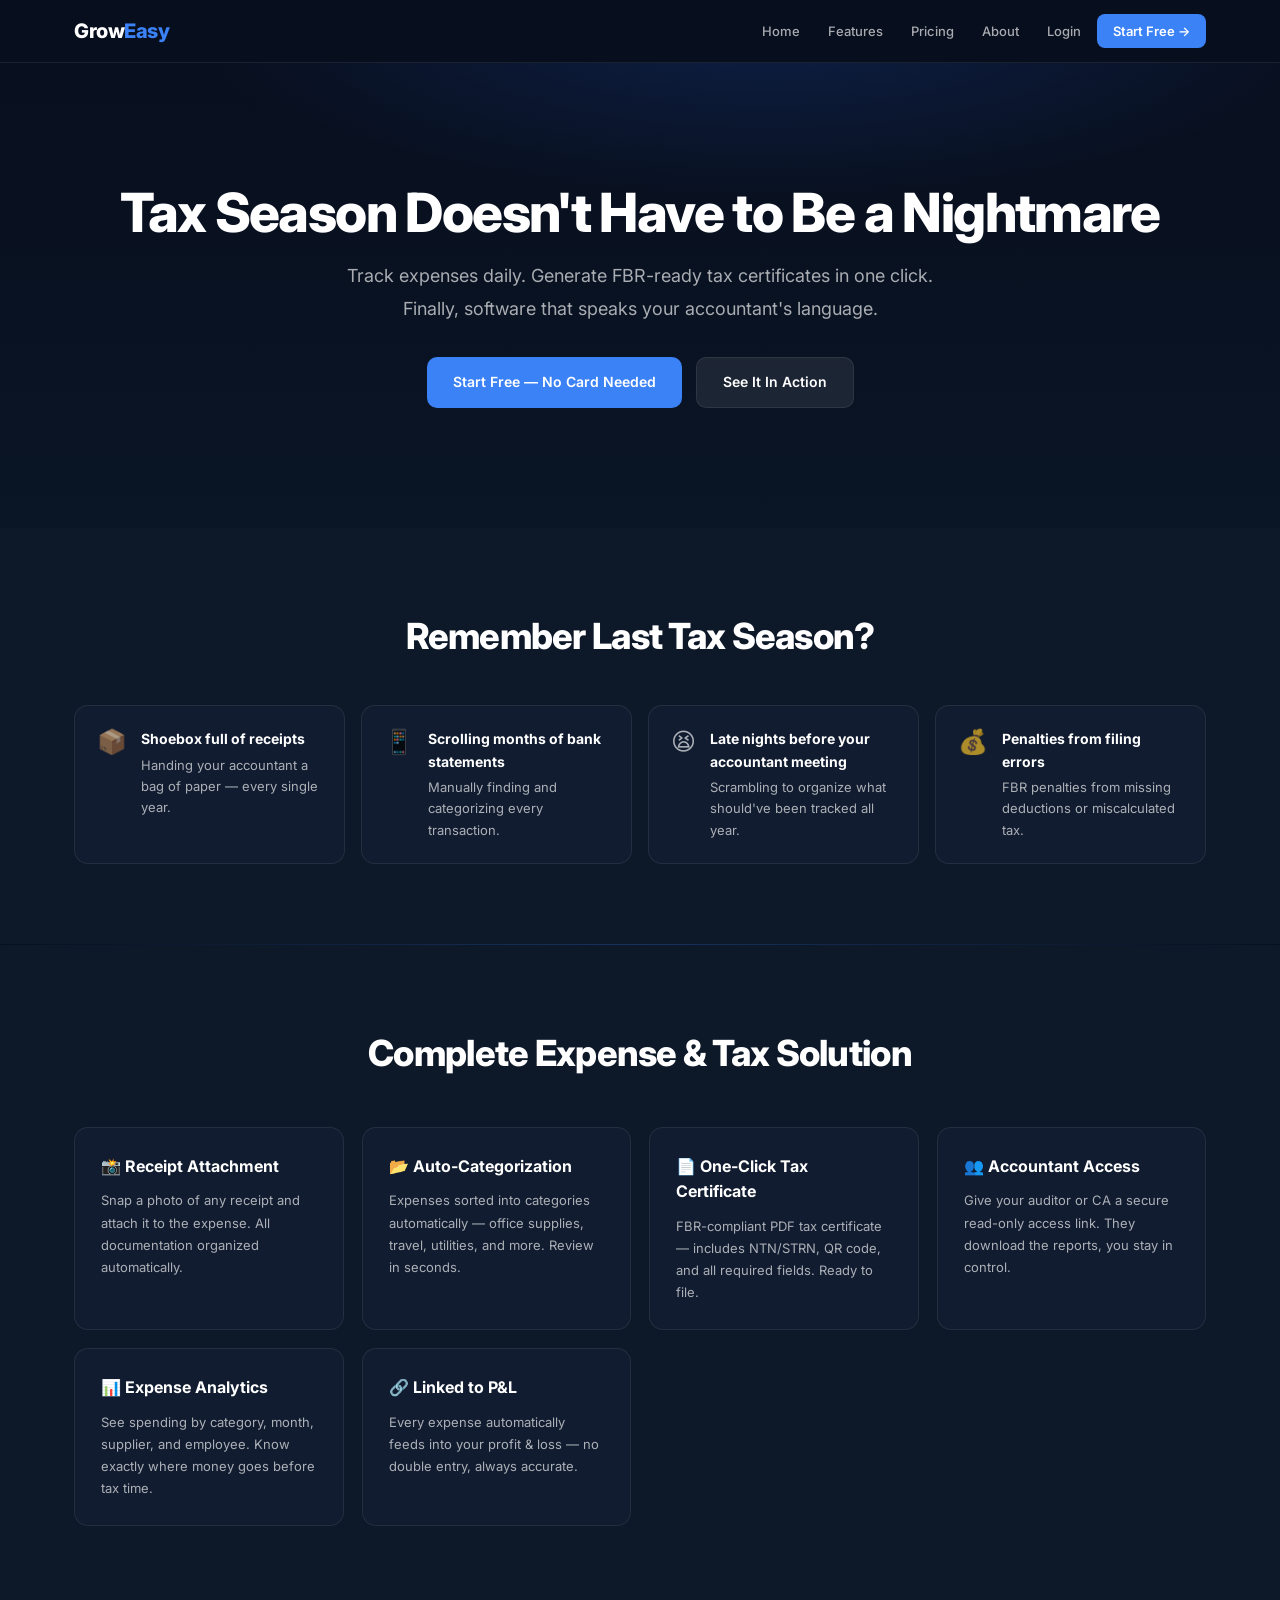
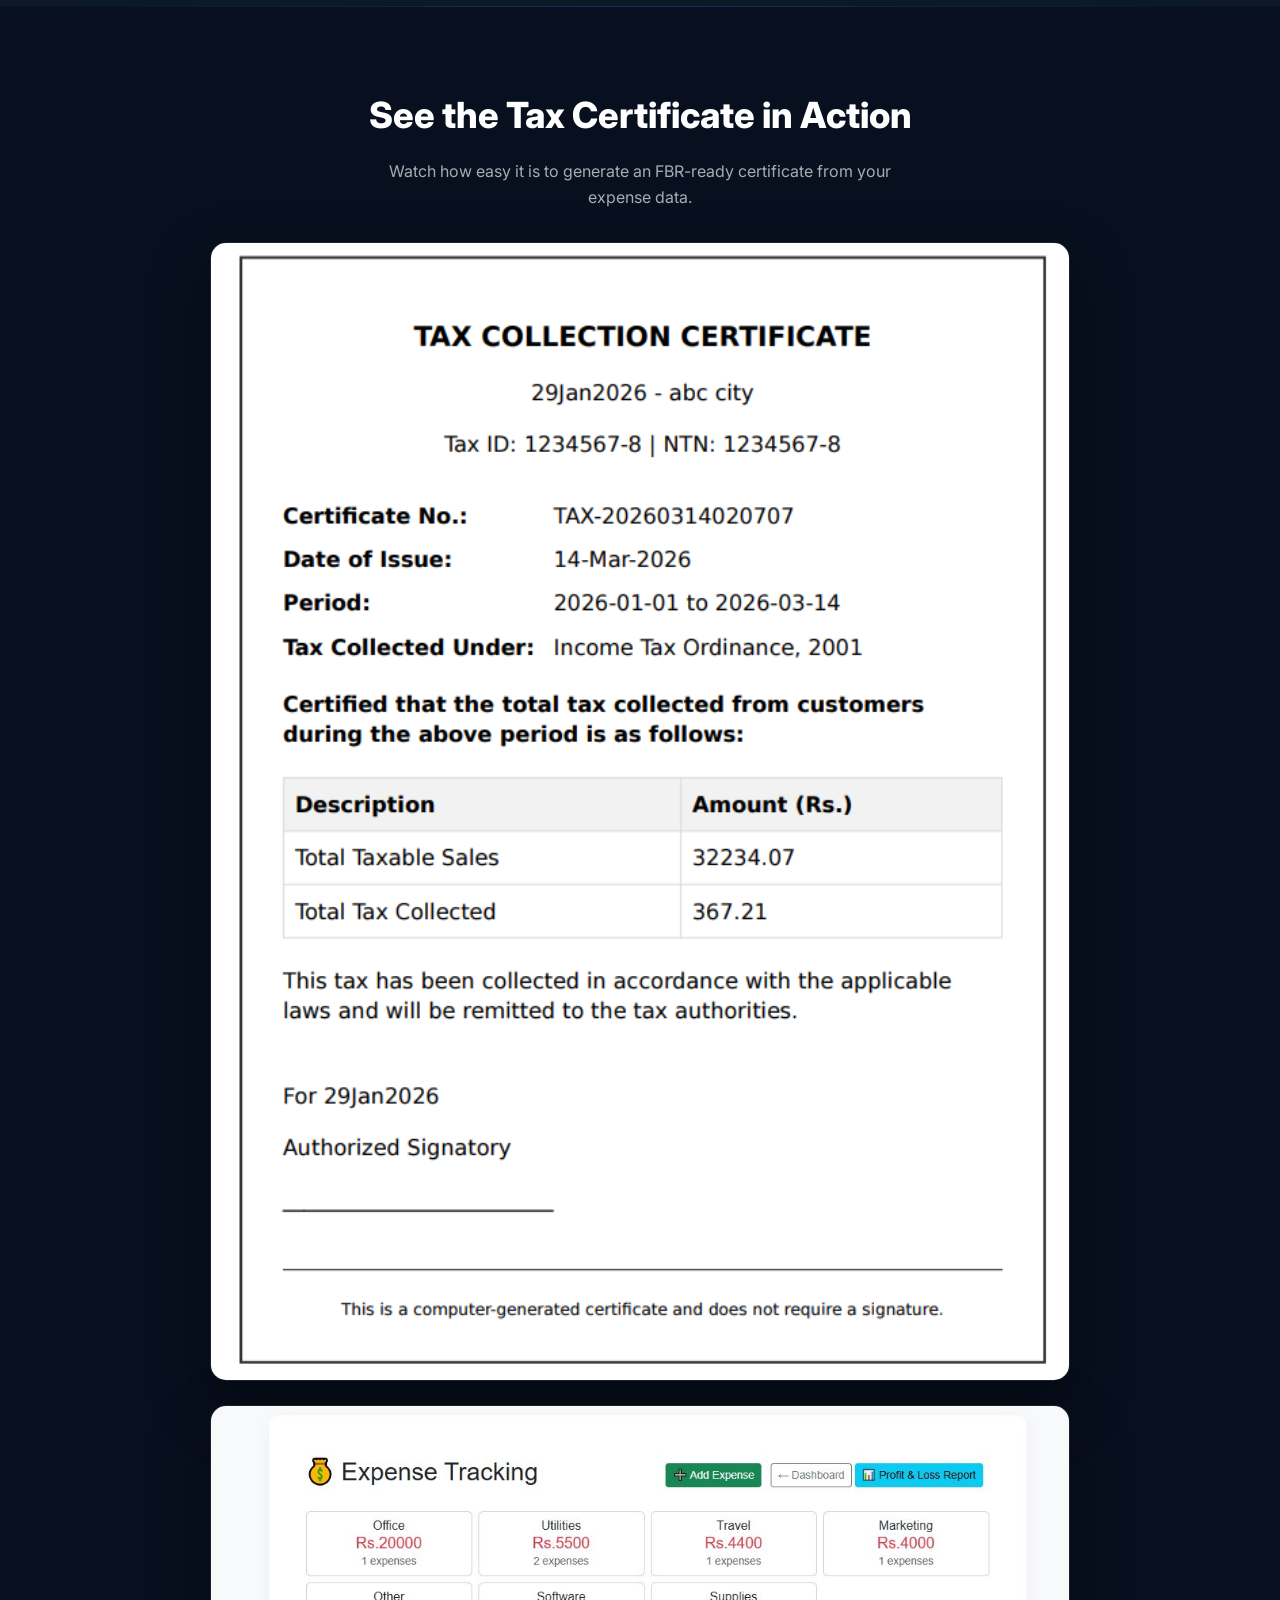
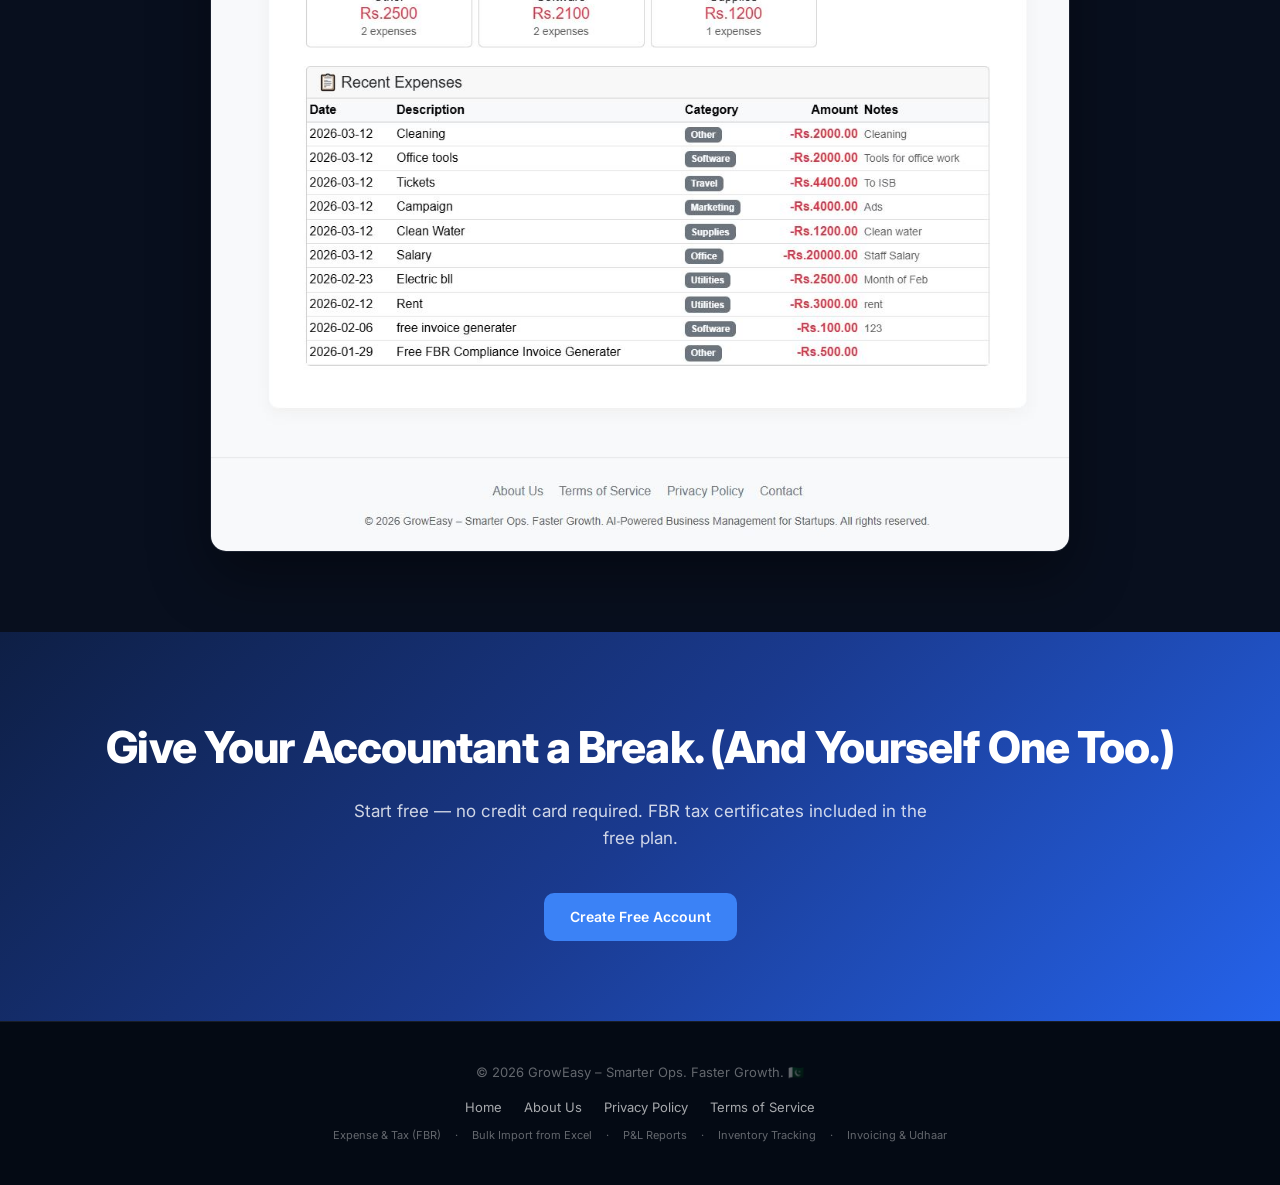
<file: expense-tracking-tax-returns-pakistan.html>
<!DOCTYPE html>
<html lang="en">
<head>
  <meta charset="UTF-8">
  <meta name="viewport" content="width=device-width, initial-scale=1.0">
  <title>Expense Tracking & Tax Returns Pakistan | FBR-Ready Certificates | GrowEasy</title>
  <meta name="description" content="Track expenses automatically and generate FBR-ready tax certificates in one click. Built for Pakistani businesses and their accountants. Free to start.">
  <link rel="stylesheet" href="groweasy-site.css">
</head>
<body>

<!-- HEADER -->
<header class="site-header">
  <div class="container">
    <a href="index.html" class="logo">Grow<span>Easy</span></a>
    <nav>
      <a href="index.html">Home</a>
      <a href="index.html#features">Features</a>
      <a href="index.html#pricing">Pricing</a>
      <a href="about.html">About</a>
      <a href="https://groweasy.up.railway.app/login">Login</a>
      <a href="https://groweasy.up.railway.app/register?utm_source=website&utm_medium=nav&utm_campaign=expense_tax" class="btn-nav">Start Free →</a>
    </nav>
  </div>
</header>

<!-- HERO -->
<section class="hero">
  <div class="container">
    <h1>Tax Season Doesn't Have to Be a Nightmare</h1>
    <p>Track expenses daily. Generate FBR-ready tax certificates in one click. Finally, software that speaks your accountant's language.</p>
    <div class="cta-buttons">
      <a href="https://groweasy.up.railway.app/register?utm_source=website&utm_medium=hero&utm_campaign=expense_tax" class="btn primary">Start Free — No Card Needed</a>
      <a href="#demo" class="btn secondary">See It In Action</a>
    </div>
  </div>
</section>

<!-- PAIN -->
<section class="pain">
  <div class="container">
    <h2>Remember Last Tax Season?</h2>
    <div class="pain-grid">
      <div class="pain-item"><span>📦</span><div><strong>Shoebox full of receipts</strong><p>Handing your accountant a bag of paper — every single year.</p></div></div>
      <div class="pain-item"><span>📱</span><div><strong>Scrolling months of bank statements</strong><p>Manually finding and categorizing every transaction.</p></div></div>
      <div class="pain-item"><span>😫</span><div><strong>Late nights before your accountant meeting</strong><p>Scrambling to organize what should've been tracked all year.</p></div></div>
      <div class="pain-item"><span>💰</span><div><strong>Penalties from filing errors</strong><p>FBR penalties from missing deductions or miscalculated tax.</p></div></div>
    </div>
  </div>
</section>

<div class="divider"></div>

<!-- FEATURES -->
<section class="features">
  <div class="container">
    <h2>Complete Expense & Tax Solution</h2>
    <div class="feature-grid">
      <div class="feature">
        <h3>📸 Receipt Attachment</h3>
        <p>Snap a photo of any receipt and attach it to the expense. All documentation organized automatically.</p>
      </div>
      <div class="feature">
        <h3>📂 Auto-Categorization</h3>
        <p>Expenses sorted into categories automatically — office supplies, travel, utilities, and more. Review in seconds.</p>
      </div>
      <div class="feature">
        <h3>📄 One-Click Tax Certificate</h3>
        <p>FBR-compliant PDF tax certificate — includes NTN/STRN, QR code, and all required fields. Ready to file.</p>
      </div>
      <div class="feature">
        <h3>👥 Accountant Access</h3>
        <p>Give your auditor or CA a secure read-only access link. They download the reports, you stay in control.</p>
      </div>
      <div class="feature">
        <h3>📊 Expense Analytics</h3>
        <p>See spending by category, month, supplier, and employee. Know exactly where money goes before tax time.</p>
      </div>
      <div class="feature">
        <h3>🔗 Linked to P&L</h3>
        <p>Every expense automatically feeds into your profit & loss — no double entry, always accurate.</p>
      </div>
    </div>
  </div>
</section>

<div class="divider"></div>

<!-- DEMO / SCREENSHOT -->
<section class="demo" id="demo">
  <div class="container">
    <h2>See the Tax Certificate in Action</h2>
    <p>Watch how easy it is to generate an FBR-ready certificate from your expense data.</p>
    <!-- Replace YOUR_VIDEO_ID with real YouTube ID -->
    <!-- <iframe src="https://www.youtube.com/embed/YOUR_VIDEO_ID" title="GrowEasy Tax Certificate Demo" allowfullscreen></iframe> -->
    <img src="images/tax-certificate-sample.png" alt="Professional FBR tax certificate generated by GrowEasy" onerror="this.style.display='none'">
    <img src="images/expense_dashboard.JPG" alt="GrowEasy expense dashboard for Pakistani businesses" style="margin-top:24px;" onerror="this.style.display='none'">
  </div>
</section>

<!-- FINAL CTA -->
<section class="final">
  <div class="container">
    <h2>Give Your Accountant a Break. (And Yourself One Too.)</h2>
    <p>Start free — no credit card required. FBR tax certificates included in the free plan.</p>
    <a href="https://groweasy.up.railway.app/register?utm_source=website&utm_medium=cta&utm_campaign=expense_tax" class="btn primary">Create Free Account</a>
  </div>
</section>

<!-- FOOTER -->
<footer>
  <p>© 2026 GrowEasy – Smarter Ops. Faster Growth. 🇵🇰</p>
  <div class="footer-nav">
    <a href="index.html">Home</a>
    <a href="about.html">About Us</a>
    <a href="https://groweasy.up.railway.app/privacy">Privacy Policy</a>
    <a href="https://groweasy.up.railway.app/terms">Terms of Service</a>
  </div>
  <div class="seo-links">
    <a href="expense-tracking-tax-returns-pakistan.html">Expense & Tax (FBR)</a> ·
    <a href="migrate-from-excel-to-inventory-software.html">Bulk Import from Excel</a> ·
    <a href="profit-loss-reports-for-startups.html">P&L Reports</a> ·
    <a href="how-to-track-inventory-in-pakistan.html">Inventory Tracking</a> ·
    <a href="invoicing-software-for-small-business.html">Invoicing & Udhaar</a>
  </div>
</footer>

</body>
</html>
</file>
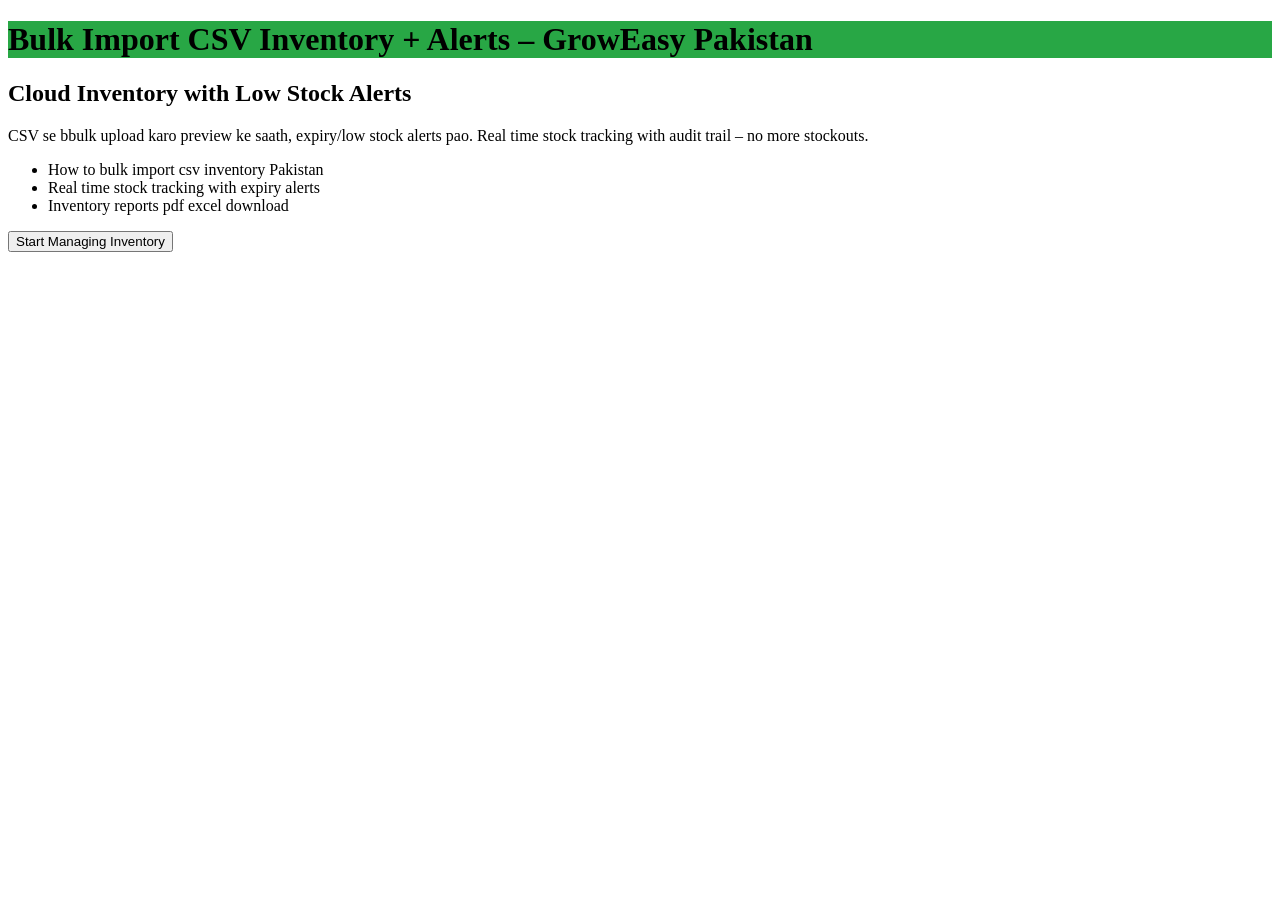
<file: How to bulk import csv inventory Pakistan Real-time stock tracking with expiry alerts aur low stock notifications  Excel reports one.html>
<!DOCTYPE html>
<html lang="en">
<head>
  <meta charset="UTF-8">
  <meta name="viewport" content="width=device-width, initial-scale=1.0">
  <title>Bulk CSV Import + Expiry/Low Stock Alerts – GrowEasy Inventory Pakistan</title>
  <meta name="description" content="How to bulk import csv inventory Pakistan? Real-time stock tracking with expiry alerts aur low stock notifications – PDF/Excel reports one click.">
  <style> /* same as above */ </style>
</head>
<body>
  <header style="background:#28a745;">
    <h1>Bulk Import CSV Inventory + Alerts – GrowEasy Pakistan</h1>
  </header>
  <div class="container">
    <h2>Cloud Inventory with Low Stock Alerts</h2>
    <p>CSV se bbulk upload karo preview ke saath, expiry/low stock alerts pao. Real time stock tracking with audit trail – no more stockouts.</p>
    <ul>
      <li>How to bulk import csv inventory Pakistan</li>
      <li>Real time stock tracking with expiry alerts</li>
      <li>Inventory reports pdf excel download</li>
    </ul>
    <button>Start Managing Inventory</button>
  </div>
</body>
</html>
</file>
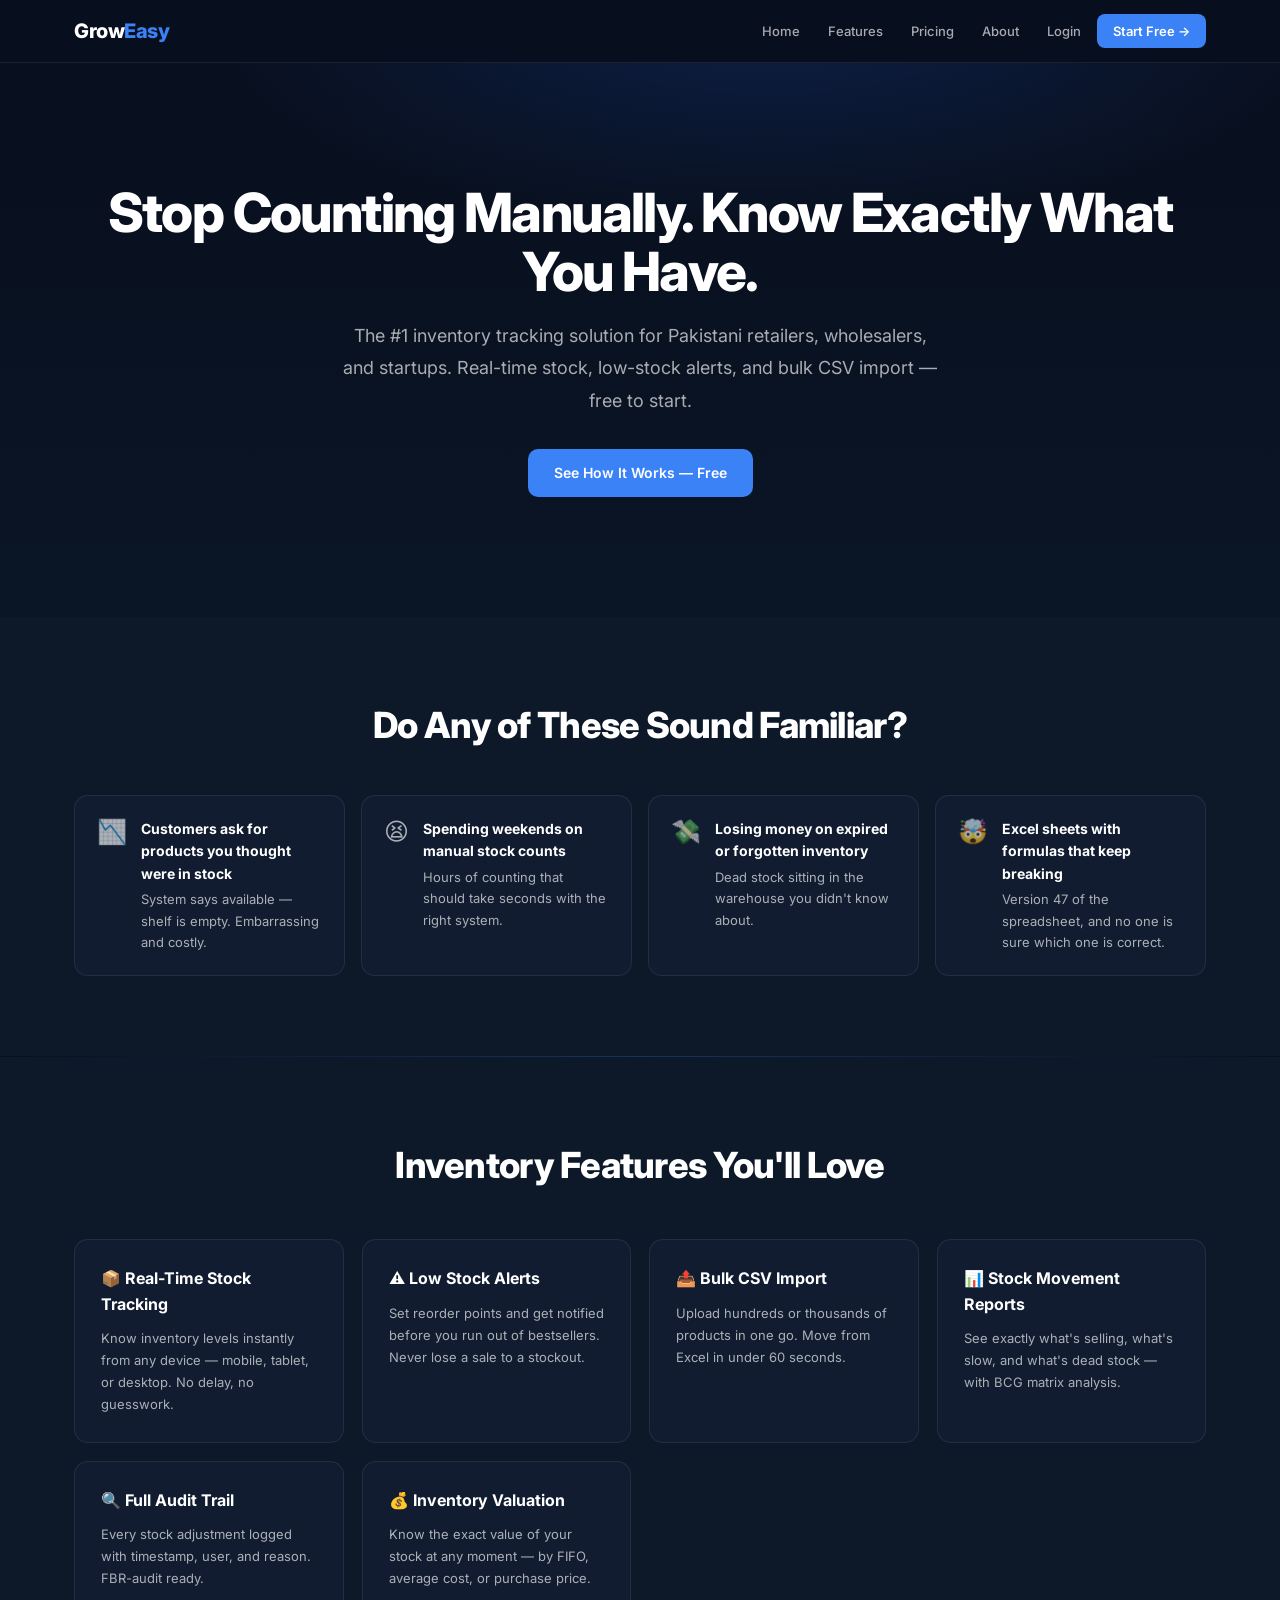
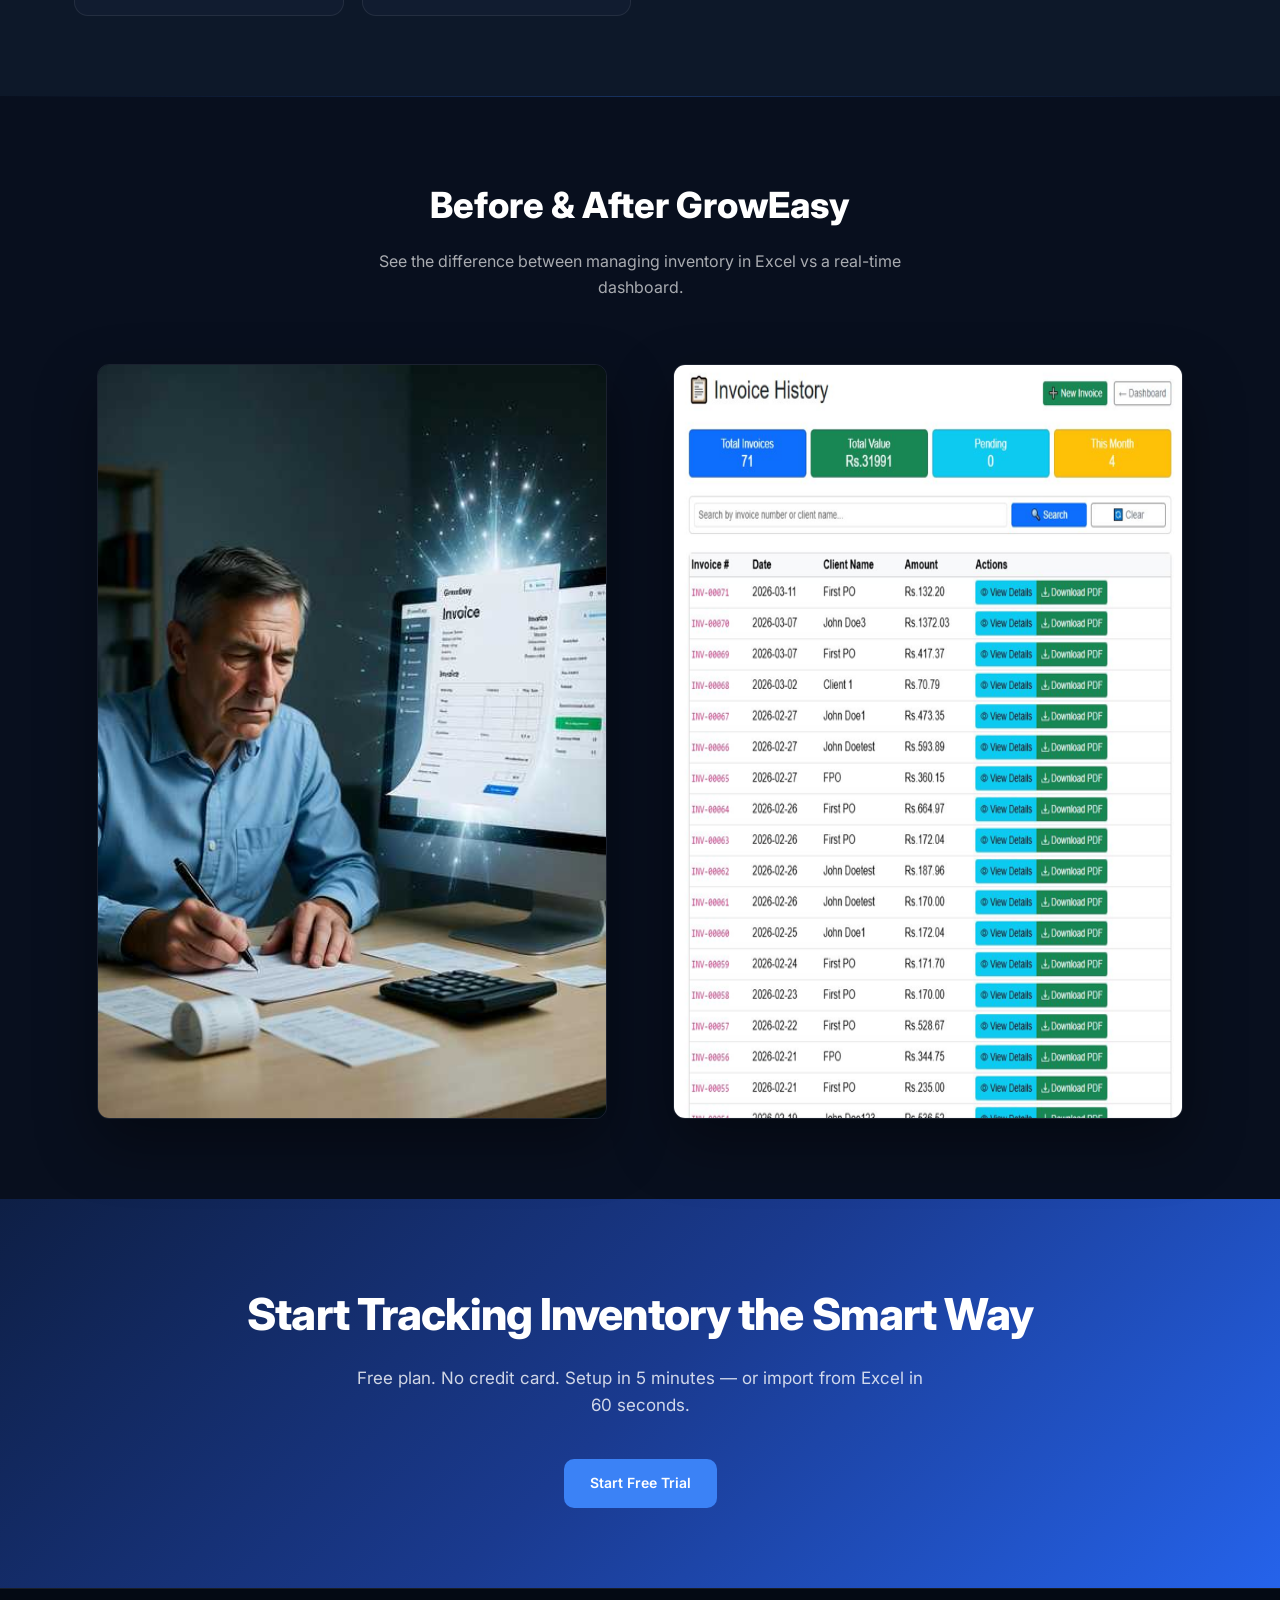
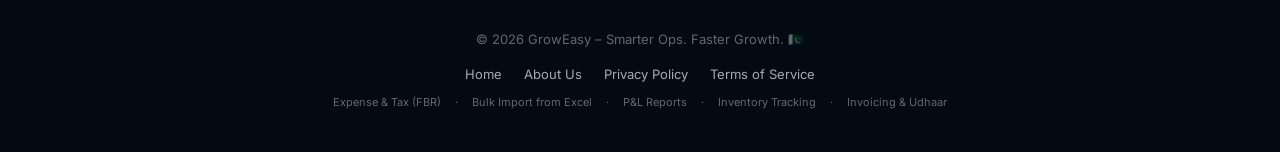
<file: how-to-track-inventory-in-pakistan.html>
<!DOCTYPE html>
<html lang="en">
<head>
  <meta charset="UTF-8">
  <meta name="viewport" content="width=device-width, initial-scale=1.0">
  <title>How to Track Inventory in Pakistan | Real-Time Stock Management | GrowEasy</title>
  <meta name="description" content="Tired of stock discrepancies and manual errors? GrowEasy gives Pakistani retailers, wholesalers, and startups real-time inventory tracking — free to start.">
  <link rel="stylesheet" href="groweasy-site.css">
</head>
<body>

<header class="site-header">
  <div class="container">
    <a href="index.html" class="logo">Grow<span>Easy</span></a>
    <nav>
      <a href="index.html">Home</a>
      <a href="index.html#features">Features</a>
      <a href="index.html#pricing">Pricing</a>
      <a href="about.html">About</a>
      <a href="https://groweasy.up.railway.app/login">Login</a>
      <a href="https://groweasy.up.railway.app/register?utm_source=website&utm_medium=nav&utm_campaign=inventory" class="btn-nav">Start Free →</a>
    </nav>
  </div>
</header>

<section class="hero">
  <div class="container">
    <h1>Stop Counting Manually. Know Exactly What You Have.</h1>
    <p>The #1 inventory tracking solution for Pakistani retailers, wholesalers, and startups. Real-time stock, low-stock alerts, and bulk CSV import — free to start.</p>
    <div class="cta-buttons">
      <a href="https://groweasy.up.railway.app/register?utm_source=website&utm_medium=hero&utm_campaign=inventory" class="btn primary">See How It Works — Free</a>
    </div>
  </div>
</section>

<section class="pain">
  <div class="container">
    <h2>Do Any of These Sound Familiar?</h2>
    <div class="pain-grid">
      <div class="pain-item"><span>📉</span><div><strong>Customers ask for products you thought were in stock</strong><p>System says available — shelf is empty. Embarrassing and costly.</p></div></div>
      <div class="pain-item"><span>😫</span><div><strong>Spending weekends on manual stock counts</strong><p>Hours of counting that should take seconds with the right system.</p></div></div>
      <div class="pain-item"><span>💸</span><div><strong>Losing money on expired or forgotten inventory</strong><p>Dead stock sitting in the warehouse you didn't know about.</p></div></div>
      <div class="pain-item"><span>🤯</span><div><strong>Excel sheets with formulas that keep breaking</strong><p>Version 47 of the spreadsheet, and no one is sure which one is correct.</p></div></div>
    </div>
  </div>
</section>

<div class="divider"></div>

<section class="features">
  <div class="container">
    <h2>Inventory Features You'll Love</h2>
    <div class="feature-grid">
      <div class="feature"><h3>📦 Real-Time Stock Tracking</h3><p>Know inventory levels instantly from any device — mobile, tablet, or desktop. No delay, no guesswork.</p></div>
      <div class="feature"><h3>⚠️ Low Stock Alerts</h3><p>Set reorder points and get notified before you run out of bestsellers. Never lose a sale to a stockout.</p></div>
      <div class="feature"><h3>📤 Bulk CSV Import</h3><p>Upload hundreds or thousands of products in one go. Move from Excel in under 60 seconds.</p></div>
      <div class="feature"><h3>📊 Stock Movement Reports</h3><p>See exactly what's selling, what's slow, and what's dead stock — with BCG matrix analysis.</p></div>
      <div class="feature"><h3>🔍 Full Audit Trail</h3><p>Every stock adjustment logged with timestamp, user, and reason. FBR-audit ready.</p></div>
      <div class="feature"><h3>💰 Inventory Valuation</h3><p>Know the exact value of your stock at any moment — by FIFO, average cost, or purchase price.</p></div>
    </div>
  </div>
</section>

<div class="divider"></div>

<section class="demo">
  <div class="container">
    <h2>Before & After GrowEasy</h2>
    <p>See the difference between managing inventory in Excel vs a real-time dashboard.</p>
    <div style="display:flex; gap:20px; flex-wrap:wrap; justify-content:center; margin-top:32px;">
      <img src="images/excel-mess.png" alt="Excel chaos before GrowEasy" style="width:45%; min-width:240px; border-radius:12px; border:1px solid rgba(255,255,255,0.08);" onerror="this.style.display='none'">
      <img src="images/groweasy-clean.png" alt="GrowEasy clean dashboard" style="width:45%; min-width:240px; border-radius:12px; border:1px solid rgba(255,255,255,0.08);" onerror="this.style.display='none'">
    </div>
  </div>
</section>

<section class="final">
  <div class="container">
    <h2>Start Tracking Inventory the Smart Way</h2>
    <p>Free plan. No credit card. Setup in 5 minutes — or import from Excel in 60 seconds.</p>
    <a href="https://groweasy.up.railway.app/register?utm_source=website&utm_medium=cta&utm_campaign=inventory" class="btn primary">Start Free Trial</a>
  </div>
</section>

<footer>
  <p>© 2026 GrowEasy – Smarter Ops. Faster Growth. 🇵🇰</p>
  <div class="footer-nav">
    <a href="index.html">Home</a>
    <a href="about.html">About Us</a>
    <a href="https://groweasy.up.railway.app/privacy">Privacy Policy</a>
    <a href="https://groweasy.up.railway.app/terms">Terms of Service</a>
  </div>
  <div class="seo-links">
    <a href="expense-tracking-tax-returns-pakistan.html">Expense & Tax (FBR)</a> ·
    <a href="migrate-from-excel-to-inventory-software.html">Bulk Import from Excel</a> ·
    <a href="profit-loss-reports-for-startups.html">P&L Reports</a> ·
    <a href="how-to-track-inventory-in-pakistan.html">Inventory Tracking</a> ·
    <a href="invoicing-software-for-small-business.html">Invoicing & Udhaar</a>
  </div>
</footer>
</body>
</html>
</file>
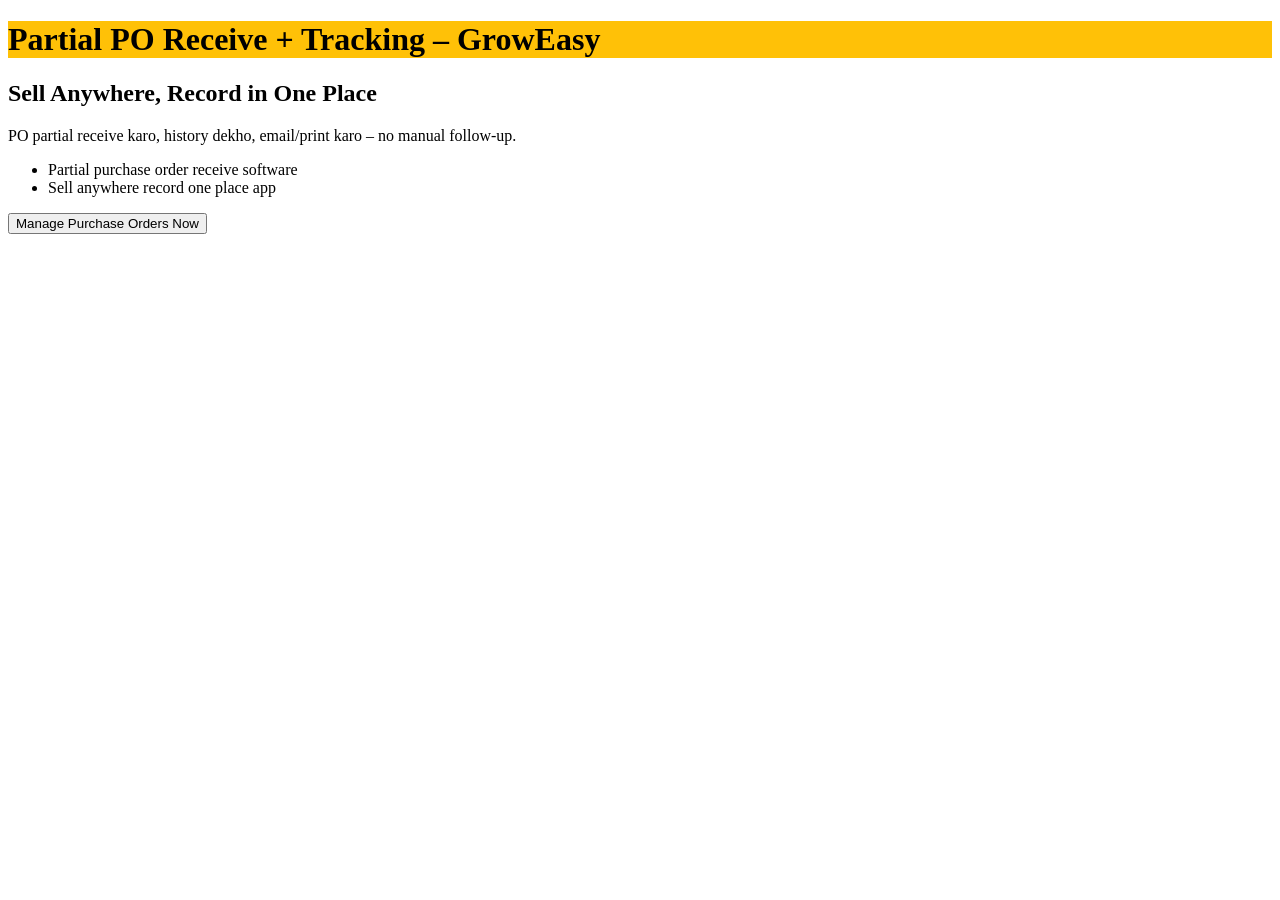
<file: Partial purchase order receive software Pakistan  fulfillment track karo sell anywhere aur sab record ek jagah.html>
<!DOCTYPE html>
<html lang="en">
<head>
  <meta charset="UTF-8">
  <meta name="viewport" content="width=device-width, initial-scale=1.0">
  <title>Partial PO Receive + Easy Tracking – GrowEasy Purchase Orders Pakistan</title>
  <meta name="description" content="Partial purchase order receive software Pakistan – fulfillment track karo, sell anywhere aur sab record ek jagah.">
  <style> /* same */ </style>
</head>
<body>
  <header style="background:#ffc107;">
    <h1>Partial PO Receive + Tracking – GrowEasy</h1>
  </header>
  <div class="container">
    <h2>Sell Anywhere, Record in One Place</h2>
    <p>PO partial receive karo, history dekho, email/print karo – no manual follow-up.</p>
    <ul>
      <li>Partial purchase order receive software</li>
      <li>Sell anywhere record one place app</li>
    </ul>
    <button>Manage Purchase Orders Now</button>
  </div>
</body>
</html>
</file>
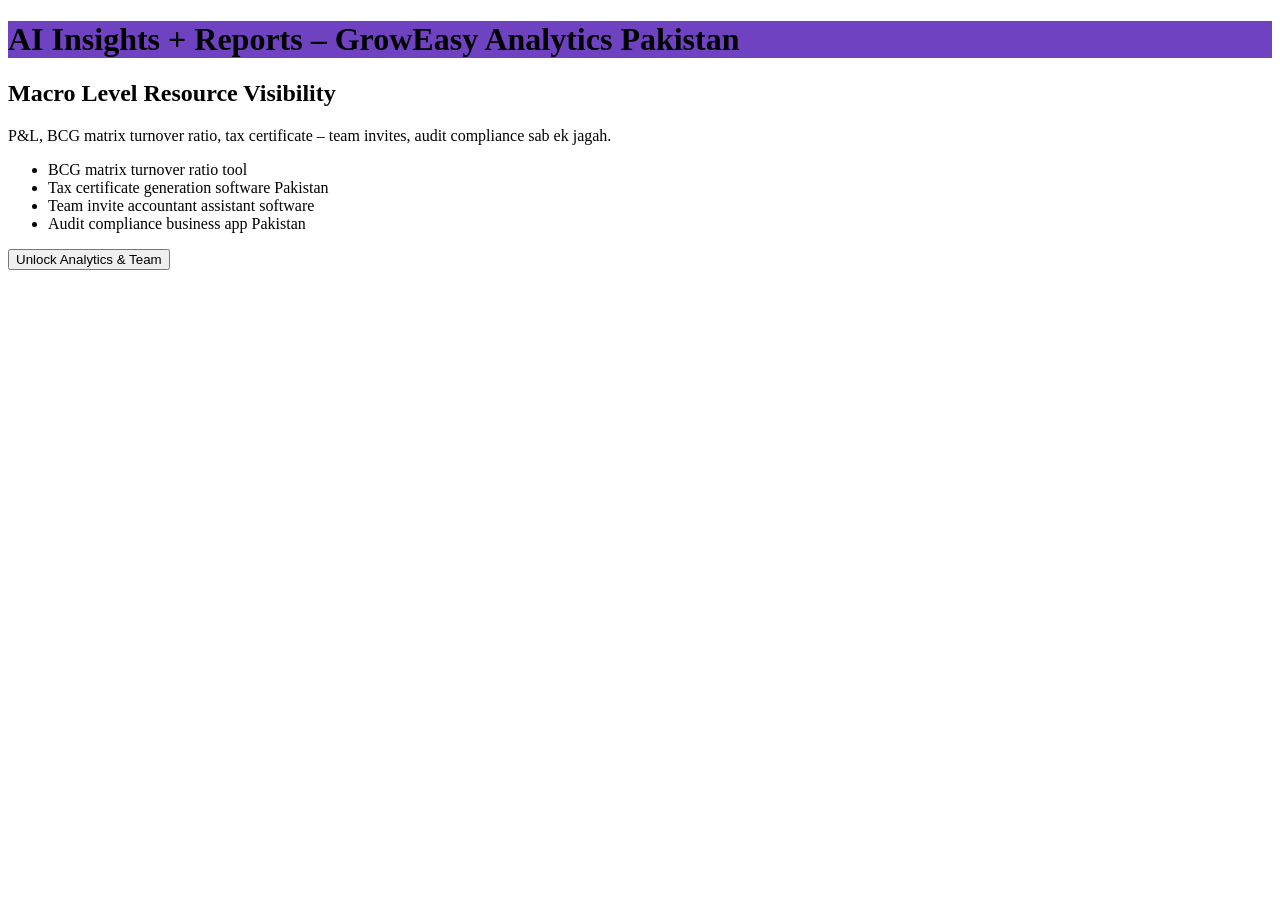
<file: Profit loss stock movement reports, tax certificate generation software Pakistan.html>
<!DOCTYPE html>
<html lang="en">
<head>
  <meta charset="UTF-8">
  <meta name="viewport" content="width=device-width, initial-scale=1.0">
  <title>AI Insights, BCG Matrix, Tax Reports & Team Access – GrowEasy Analytics</title>
  <meta name="description" content="Profit loss stock movement reports, tax certificate generation software Pakistan – team invite accountant assistant.">
  <style> /* same */ </style>
</head>
<body>
  <header style="background:#6f42c1;">
    <h1>AI Insights + Reports – GrowEasy Analytics Pakistan</h1>
  </header>
  <div class="container">
    <h2>Macro Level Resource Visibility</h2>
    <p>P&L, BCG matrix turnover ratio, tax certificate – team invites, audit compliance sab ek jagah.</p>
    <ul>
      <li>BCG matrix turnover ratio tool</li>
      <li>Tax certificate generation software Pakistan</li>
      <li>Team invite accountant assistant software</li>
      <li>Audit compliance business app Pakistan</li>
    </ul>
    <button>Unlock Analytics & Team</button>
  </div>
</body>
</html>
</file>
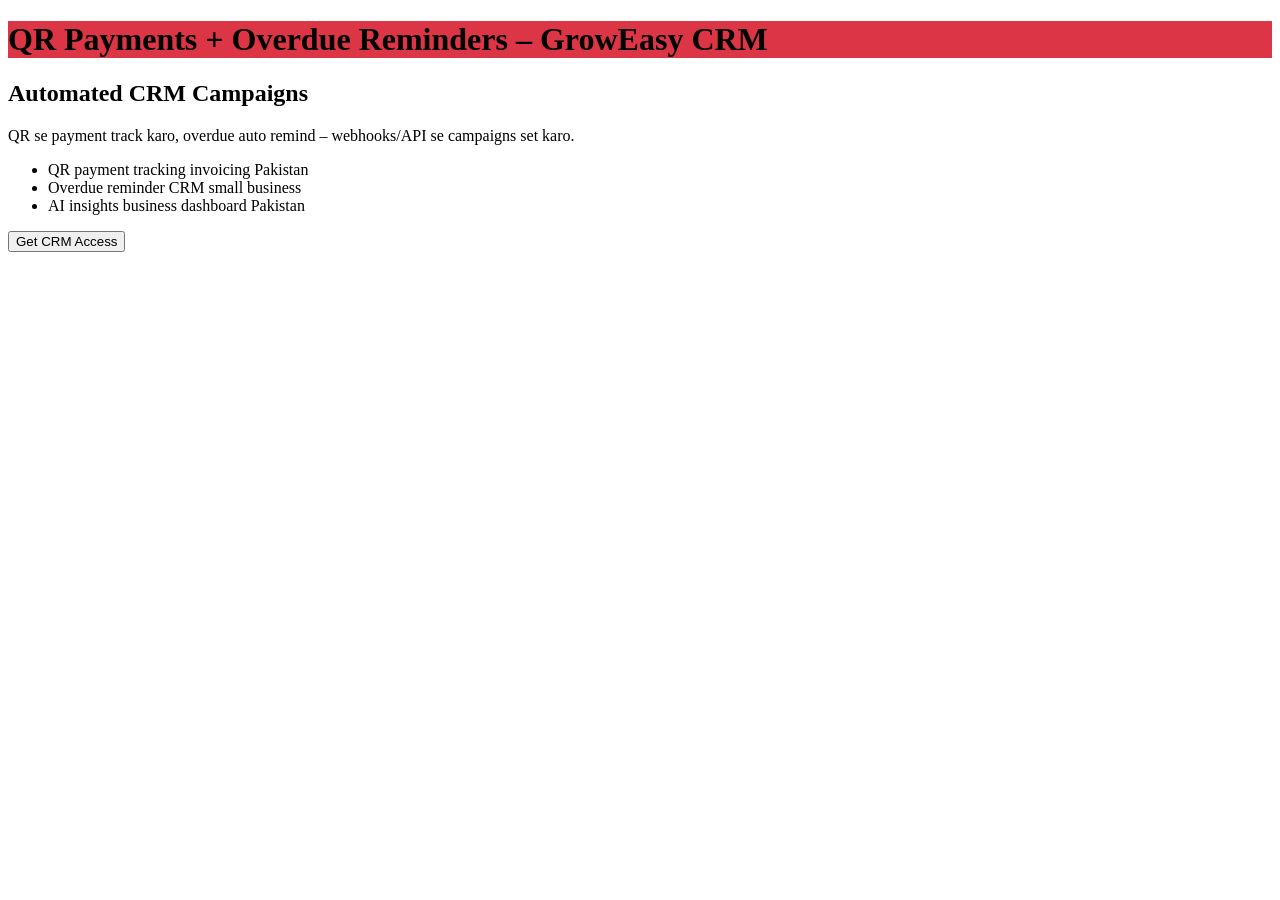
<file: QR payment tracking invoicing Pakistan.html>
<!DOCTYPE html>
<html lang="en">
<head>
  <meta charset="UTF-8">
  <meta name="viewport" content="width=device-width, initial-scale=1.0">
  <title>QR Payments, Overdue Reminders & Auto CRM – GrowEasy Pakistan</title>
  <meta name="description" content="QR payment tracking invoicing Pakistan, overdue reminder CRM small business – API se auto campaigns chalao.">
  <style> /* same */ </style>
</head>
<body>
  <header style="background:#dc3545;">
    <h1>QR Payments + Overdue Reminders – GrowEasy CRM</h1>
  </header>
  <div class="container">
    <h2>Automated CRM Campaigns</h2>
    <p>QR se payment track karo, overdue auto remind – webhooks/API se campaigns set karo.</p>
    <ul>
      <li>QR payment tracking invoicing Pakistan</li>
      <li>Overdue reminder CRM small business</li>
      <li>AI insights business dashboard Pakistan</li>
    </ul>
    <button>Get CRM Access</button>
  </div>
</body>
</html>
</file>
<file: groweasy-site.css>
/* ══════════════════════════════════════════════════════
   groweasy-site.css  —  Shared styles for all sub-pages
   GrowEasy Cloud © 2026
══════════════════════════════════════════════════════ */

@import url('https://fonts.googleapis.com/css2?family=Inter:wght@300;400;500;600;700;800&display=swap');

:root {
  --navy:       #080f1e;
  --navy-mid:   #0d1829;
  --navy-card:  #111c30;
  --blue:       #2563eb;
  --blue-light: #3b82f6;
  --green:      #10b981;
  --white:      #ffffff;
  --text-dim:   rgba(255,255,255,0.65);
  --text-muted: rgba(255,255,255,0.38);
  --border:     rgba(255,255,255,0.08);
  --radius:     14px;
  --ff:         'Inter', system-ui, sans-serif;
}

*, *::before, *::after { margin:0; padding:0; box-sizing:border-box; }
html { scroll-behavior:smooth; }
body { font-family:var(--ff); background:var(--navy); color:var(--white); line-height:1.6; overflow-x:hidden; }
a { text-decoration:none; color:inherit; }
img { max-width:100%; display:block; }

/* ── LAYOUT ── */
.container { max-width:1180px; margin:auto; padding:40px 24px; }

/* ── HEADER / NAV ── */
.site-header {
  background:rgba(8,15,30,0.92); backdrop-filter:blur(14px);
  border-bottom:1px solid var(--border);
  padding:0; position:sticky; top:0; z-index:100;
}
.site-header .container {
  padding-top:0; padding-bottom:0;
  display:flex; align-items:center; justify-content:space-between;
  height:62px;
}
.logo { font-size:20px; font-weight:800; color:#fff; letter-spacing:-.5px; }
.logo span { color:var(--blue-light); }
nav { display:flex; align-items:center; gap:4px; flex-wrap:wrap; }
nav a {
  color:var(--text-dim); font-size:13px; font-weight:500;
  padding:6px 12px; border-radius:7px; transition:.18s;
}
nav a:hover { color:#fff; background:rgba(255,255,255,0.07); }
nav a.btn-nav {
  background:var(--blue-light); color:#fff; padding:7px 16px;
  border-radius:8px; font-weight:600;
}
nav a.btn-nav:hover { background:var(--blue); }

/* ── HERO ── */
.hero {
  background:
    radial-gradient(ellipse 70% 60% at 60% -10%, rgba(37,99,235,0.2) 0%, transparent 65%),
    linear-gradient(180deg, var(--navy) 0%, #0a1525 100%);
  color:white; text-align:center; padding:80px 20px;
}
.hero h1 {
  font-size:clamp(30px,5vw,54px); font-weight:800; line-height:1.1;
  letter-spacing:-.03em; margin-bottom:18px;
}
.hero p { font-size:18px; color:var(--text-dim); max-width:600px; margin:0 auto 32px; line-height:1.8; }
.cta-buttons { display:flex; justify-content:center; gap:14px; flex-wrap:wrap; }

/* ── BUTTONS ── */
.btn {
  display:inline-flex; align-items:center; gap:8px;
  padding:13px 26px; border-radius:10px; font-weight:600; font-size:14px;
  transition:all .22s ease; cursor:pointer; border:none;
}
.btn.primary { background:var(--blue-light); color:#fff; }
.btn.primary:hover { background:var(--blue); transform:translateY(-2px); box-shadow:0 12px 28px rgba(59,130,246,0.35); color:#fff; }
.btn.secondary { background:rgba(255,255,255,0.08); color:#fff; border:1px solid var(--border); }
.btn.secondary:hover { background:rgba(255,255,255,0.14); transform:translateY(-2px); color:#fff; }

/* ── PAIN SECTION ── */
.pain { background:var(--navy-mid); }
.pain h2 { font-size:clamp(24px,3.5vw,36px); font-weight:800; text-align:center; margin-bottom:40px; letter-spacing:-.02em; }
.pain-grid { display:grid; grid-template-columns:repeat(auto-fit,minmax(270px,1fr)); gap:16px; margin-top:32px; }
.pain-item {
  background:var(--navy-card); border:1px solid var(--border);
  padding:22px; border-radius:var(--radius);
  font-size:14px; color:var(--text-dim);
  display:flex; align-items:flex-start; gap:14px;
  transition:.25s;
}
.pain-item:hover { border-color:rgba(59,130,246,0.25); transform:translateY(-2px); }
.pain-item span { font-size:24px; line-height:1; flex-shrink:0; margin-top:2px; }
.pain-item strong { display:block; font-size:14px; font-weight:700; margin-bottom:4px; color:#fff; }
.pain-item p { color:var(--text-dim); font-size:13px; line-height:1.65; }

/* ── SOLUTION ── */
.solution { background:var(--navy); text-align:center; }
.solution h2 { font-size:clamp(24px,3.5vw,36px); font-weight:800; margin-bottom:16px; }
.solution p { color:var(--text-dim); font-size:16px; max-width:580px; margin:0 auto; line-height:1.75; }
.solution img {
  width:100%; max-width:900px; margin:40px auto 0;
  border-radius:16px; border:1px solid var(--border);
  box-shadow:0 24px 60px rgba(0,0,0,.5);
}

/* ── HIGHLIGHT BANNER ── */
.highlight {
  background:linear-gradient(135deg,#1a3a8f 0%,var(--blue) 100%);
  color:white; padding:60px 20px; text-align:center;
}
.highlight h2 { font-size:clamp(22px,3vw,34px); font-weight:800; margin-bottom:16px; letter-spacing:-.02em; }
.highlight p { color:rgba(255,255,255,0.8); font-size:16px; max-width:600px; margin:0 auto 32px; }
.highlight-grid { display:grid; grid-template-columns:repeat(auto-fit,minmax(260px,1fr)); gap:20px; max-width:1000px; margin:32px auto 0; }
.highlight-item { background:rgba(255,255,255,0.1); backdrop-filter:blur(8px); padding:28px; border-radius:var(--radius); border:1px solid rgba(255,255,255,0.15); }
.highlight-item h3 { font-size:20px; font-weight:700; margin-bottom:10px; }
.highlight-item p { font-size:14px; opacity:.85; margin:0; }

/* ── FEATURES ── */
.features { background:var(--navy-mid); }
.features h2 { font-size:clamp(24px,3.5vw,36px); font-weight:800; text-align:center; margin-bottom:44px; letter-spacing:-.02em; }
.feature-grid { display:grid; grid-template-columns:repeat(auto-fit,minmax(250px,1fr)); gap:18px; }
.feature {
  background:var(--navy-card); border:1px solid var(--border);
  padding:26px; border-radius:var(--radius); transition:.25s;
}
.feature:hover { border-color:rgba(59,130,246,0.3); transform:translateY(-3px); }
.feature h3 { font-size:16px; font-weight:700; margin-bottom:10px; }
.feature p { font-size:13px; color:var(--text-dim); line-height:1.7; }

/* ── DEMO ── */
.demo { background:var(--navy); text-align:center; }
.demo h2 { font-size:clamp(24px,3.5vw,36px); font-weight:800; margin-bottom:14px; }
.demo p { color:var(--text-dim); font-size:16px; max-width:560px; margin:0 auto; }
.demo iframe {
  width:100%; max-width:860px; height:480px;
  border:none; border-radius:16px; margin:32px auto 0; display:block;
  border:1px solid var(--border);
}
.demo img {
  width:100%; max-width:860px; margin:32px auto 0;
  border-radius:16px; border:1px solid var(--border);
  box-shadow:0 24px 60px rgba(0,0,0,.4);
}

/* ── PRICING ── */
.pricing { background:var(--navy-mid); text-align:center; }
.pricing h2 { font-size:clamp(24px,3.5vw,36px); font-weight:800; margin-bottom:14px; }
.pricing > .container > p { color:var(--text-dim); font-size:16px; margin-bottom:0; }
.price-grid { display:grid; grid-template-columns:repeat(auto-fit,minmax(250px,1fr)); gap:20px; margin-top:40px; }
.plan {
  background:var(--navy-card); border:1px solid var(--border);
  padding:30px; border-radius:18px; text-decoration:none; color:inherit;
  display:block; transition:all .3s; position:relative; overflow:hidden;
}
.plan:hover { transform:translateY(-5px); box-shadow:0 24px 50px rgba(0,0,0,.4); border-color:rgba(59,130,246,0.3); }
.plan.popular { border-color:var(--blue-light); }
.plan.popular::before {
  content:"⭐ Most Popular"; position:absolute; top:0; right:24px;
  background:var(--blue-light); color:white; padding:5px 16px;
  font-size:11px; font-weight:700; border-radius:0 0 10px 10px; letter-spacing:.5px;
}
.price { font-size:44px; font-weight:800; letter-spacing:-2px; margin:16px 0 4px; }
.price-period { font-size:13px; color:var(--text-dim); margin-bottom:20px; }
.plan ul { list-style:none; display:flex; flex-direction:column; gap:8px; margin:16px 0 24px; text-align:left; }
.plan ul li { font-size:13px; color:var(--text-dim); padding-left:20px; position:relative; }
.plan ul li::before { content:'✓'; position:absolute; left:0; color:var(--green); font-weight:700; }
.btn-small {
  display:inline-block; padding:11px 22px; background:var(--blue-light);
  color:white; border-radius:9px; font-weight:600; font-size:14px; transition:.2s;
}
.plan:hover .btn-small { background:var(--blue); }

/* ── TESTIMONIAL ── */
.testimonial {
  background:var(--navy-mid); padding:80px 20px; text-align:center;
}
.testimonial-inner {
  max-width:680px; margin:0 auto;
  background:var(--navy-card); border:1px solid var(--border);
  border-radius:20px; padding:44px;
}
.testimonial .stars { font-size:22px; letter-spacing:4px; margin-bottom:20px; }
.testimonial p { font-size:clamp(16px,2.5vw,20px); font-style:italic; color:#fff; line-height:1.75; margin:0 auto 24px; max-width:600px; }
.testimonial img { width:56px; height:56px; border-radius:50%; object-fit:cover; margin:0 auto 12px; border:2px solid var(--blue-light); }
.testimonial h4 { font-size:15px; font-weight:700; color:var(--blue-light); margin-top:4px; }

/* ── HOW IT WORKS STEPS ── */
.steps { display:flex; flex-wrap:wrap; gap:20px; margin-top:40px; }
.step {
  flex:1; min-width:200px; background:var(--navy-card); border:1px solid var(--border);
  padding:24px; border-radius:var(--radius); transition:.25s;
}
.step:hover { border-color:rgba(59,130,246,0.3); transform:translateY(-2px); }
.step h3 { font-size:15px; font-weight:700; margin-bottom:8px; }
.step p { font-size:13px; color:var(--text-dim); line-height:1.65; }

/* ── FINAL CTA ── */
.final {
  background:linear-gradient(135deg,#0e1f45 0%,#1a3a8f 50%,var(--blue) 100%);
  color:white; text-align:center; padding:90px 20px;
}
.final h2 { font-size:clamp(26px,4vw,44px); font-weight:800; margin-bottom:16px; letter-spacing:-.02em; }
.final p { font-size:17px; color:rgba(255,255,255,0.8); margin-bottom:32px; max-width:580px; margin-left:auto; margin-right:auto; }
.final .btn { margin-top:8px; }

/* ── FOOTER ── */
footer {
  background:#040a14; border-top:1px solid var(--border);
  color:var(--text-muted); text-align:center; padding:40px 24px; font-size:13px;
}
footer a { color:var(--text-dim); margin:0 8px; transition:.15s; }
footer a:hover { color:#fff; }
footer .footer-nav { display:flex; flex-wrap:wrap; justify-content:center; gap:6px; margin:14px 0 10px; }
footer .seo-links { display:flex; flex-wrap:wrap; justify-content:center; gap:6px; font-size:11px; margin-top:10px; }
footer .seo-links a { font-size:11px; color:var(--text-muted); }
footer .seo-links a:hover { color:var(--text-dim); }

/* ── SECTION SPACING ── */
.pain, .features, .demo, .solution, .highlight, .pricing, .testimonial, .final { padding:0; }
.pain .container, .features .container, .demo .container,
.solution .container, .highlight .container, .pricing .container,
.testimonial .container, .final .container { padding:80px 24px; }

/* ── DIVIDER ── */
.divider { height:1px; background:linear-gradient(90deg,transparent,rgba(59,130,246,0.3),transparent); margin:0; }

/* ── RESPONSIVE ── */
@media(max-width:700px){
  .hero h1 { font-size:28px; }
  .hero p { font-size:16px; }
  .pain-grid, .feature-grid, .price-grid, .highlight-grid { grid-template-columns:1fr; }
  nav { display:none; }
  .nav-mobile { display:block !important; }
}

@media(max-width:900px){
  .site-header .container { height:56px; }
  nav a { font-size:12px; padding:5px 9px; }
}
</file>
